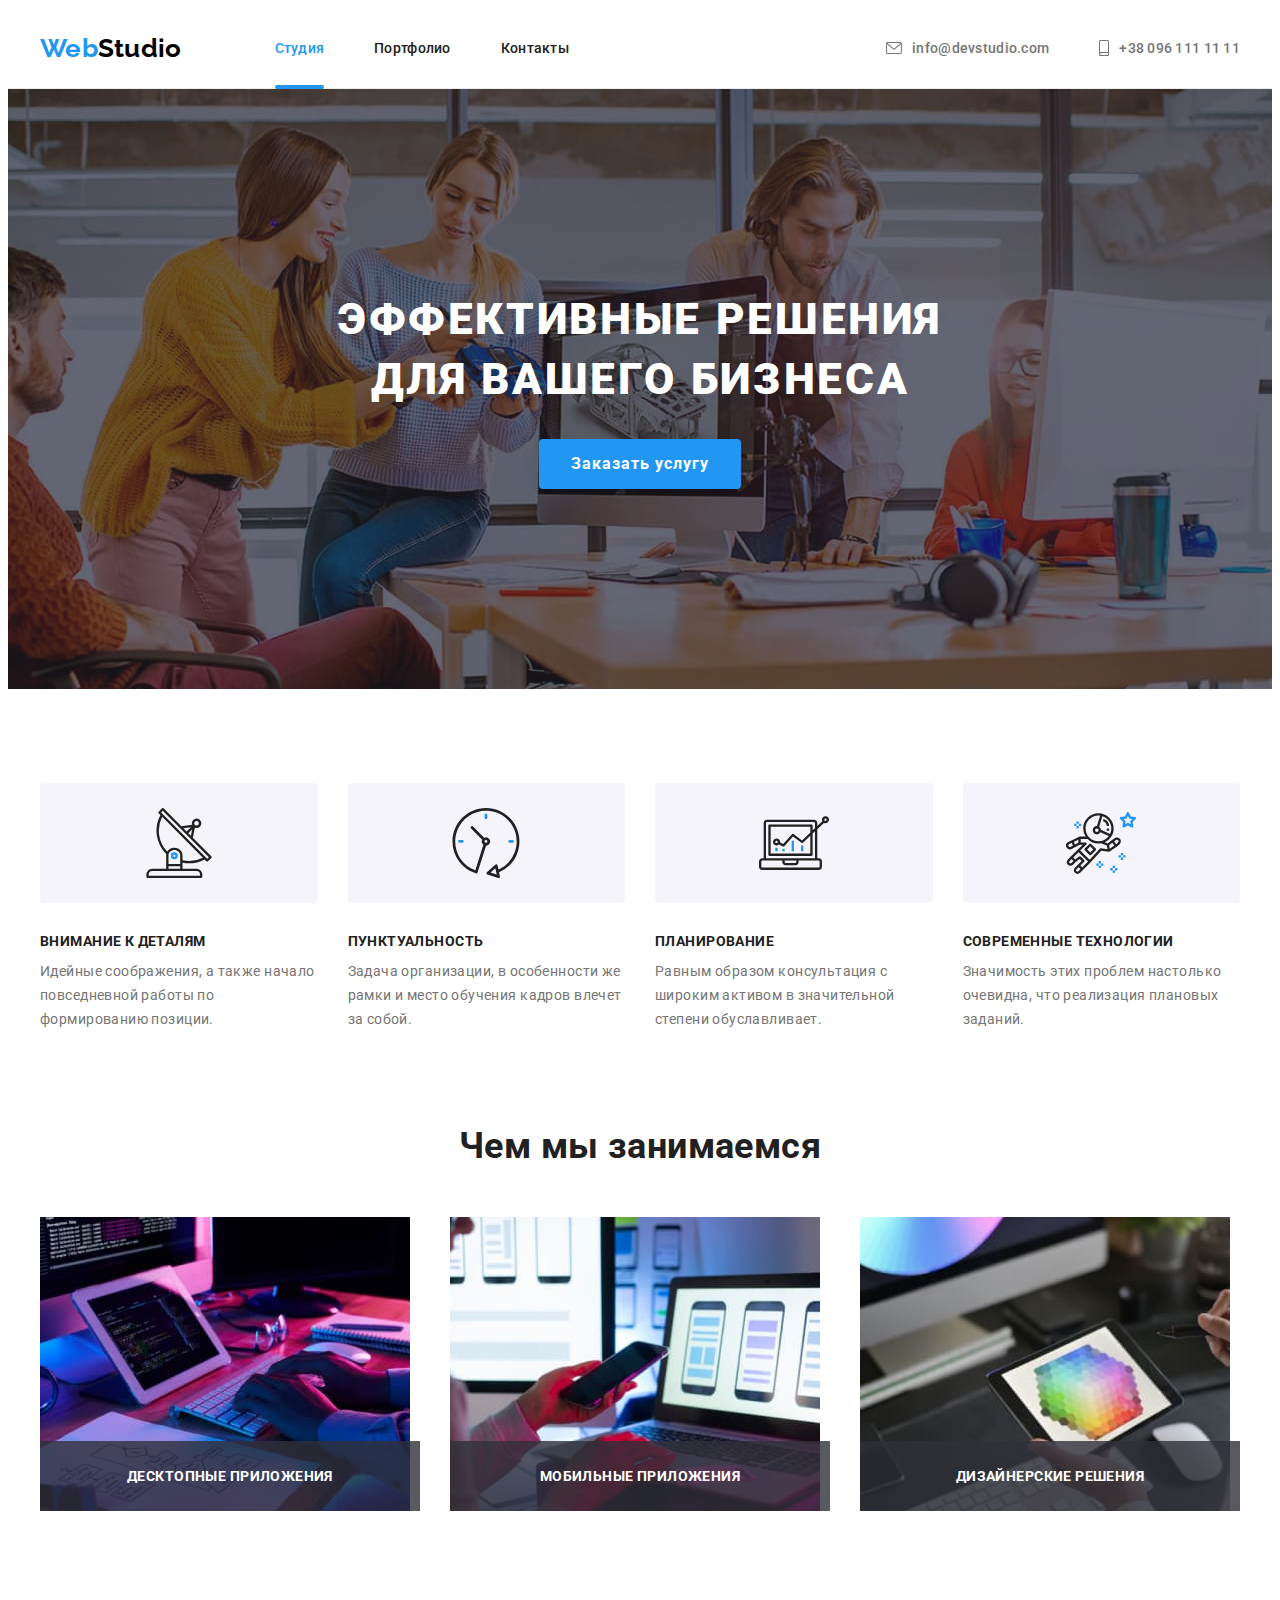
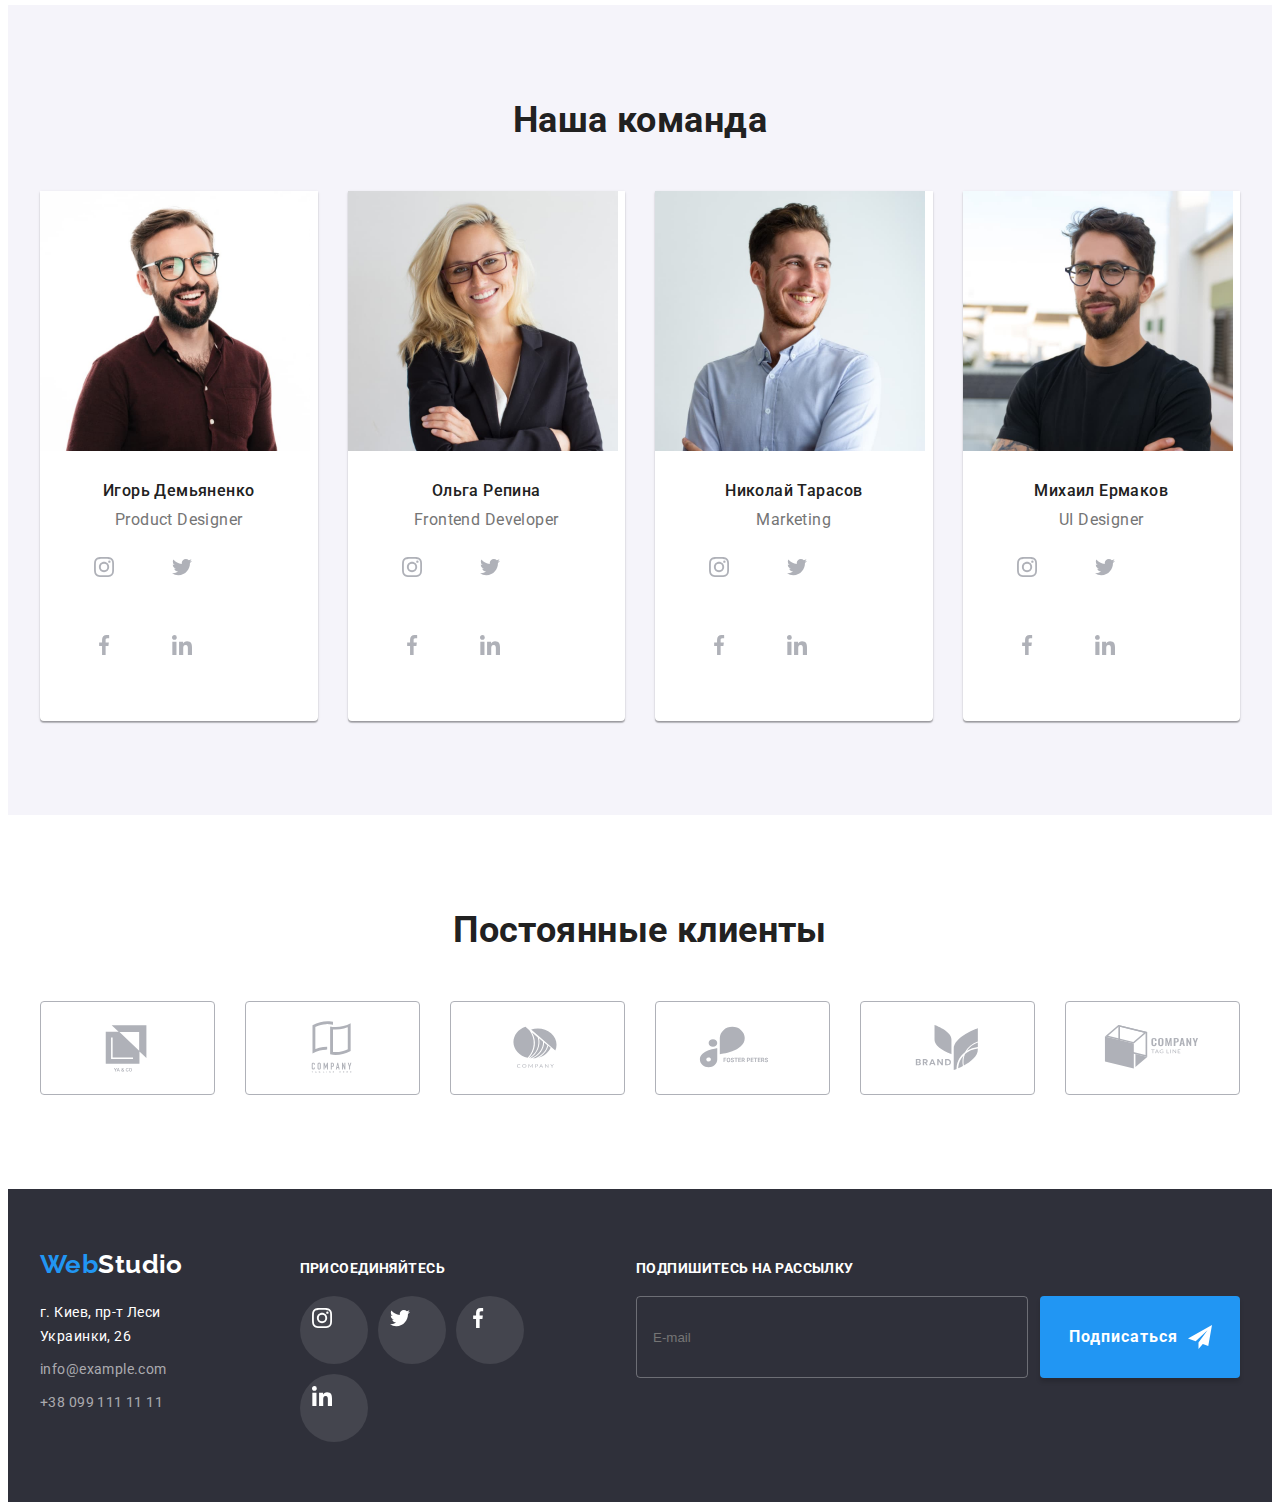
<file: index.html>
<!DOCTYPE html>
<html lang="ru">
  <head>
    <meta charset="UTF-8" />
    <meta http-equiv="X-UA-Compatible" content="IE=edge" />
    <meta name="viewport" content="width=device-width, initial-scale=1.0" />
    <title>Студия</title>
    <link rel="preconnect" href="https://fonts.googleapis.com" />
    <link rel="preconnect" href="https://fonts.gstatic.com" crossorigin />
    <link
      href="https://fonts.googleapis.com/css2?family=Raleway:wght@700&family=Roboto:wght@400;500;700;900&display=swap"
      rel="stylesheet"
    />
    <link
      rel="stylesheet"
      href="https://cdnjs.cloudflare.com/ajax/libs/modern-normalize/1.1.0/modern-normalize.min.css"
      integrity="sha512-wpPYUAdjBVSE4KJnH1VR1HeZfpl1ub8YT/NKx4PuQ5NmX2tKuGu6U/JRp5y+Y8XG2tV+wKQpNHVUX03MfMFn9Q=="
      crossorigin="anonymous"
      referrerpolicy="no-referrer"
    />
    <link rel="stylesheet" href="./css/styles.css" />
  </head>
  <body data-page>
    <header class="header">
      <div class="container header-container">
        <nav class="nav">
          <a class="link logo" href="">Web<span class="logo-dark">Studio</span></a>
          <ul class="list nav-list">
            <li>
              <a class="link nav-link menu menu-current" href="./index.html">Студия</a>
            </li>
            <li>
              <a class="link nav-link menu" href="./portfolio.html">Портфолио</a>
            </li>
            <li><a class="link nav-link menu" href="">Контакты</a></li>
          </ul>
        </nav>
        <ul class="list contact-list">
          <li>
            <a class="link contact-link contacts" href="mailto:info@devstudio.com"
              ><svg class="icon-contact" width="16" height="12">
                <use href="./images/icons.svg#icon-envelope"></use>
              </svg>
              info@devstudio.com</a
            >
          </li>
          <li>
            <a class="link contact-link contacts" href="tel:+380961111111"
              ><svg class="icon-contact" width="10" height="16">
                <use href="./images/icons.svg#icon-smartphone"></use>
              </svg>
              +38 096 111 11 11</a
            >
          </li>
        </ul>
      </div>
    </header>
    <main>
      <section class="section hero">
        <div class="container">
          <h1 class="hero-title">Эффективные решения для вашего бизнеса</h1>
          <button class="main-btn" type="button" data-modal-open>Заказать услугу</button>
        </div>
      </section>
      <section class="section feature">
        <div class="container">
          <h2 class="visually-hidden">Наши фичи</h2>
          <ul class="list feature-list card-set">
            <li class="card-item">
              <div class="icon-feature">
                <svg width="70" height="70">
                  <use href="./images/icons.svg#icon-antenna"></use>
                </svg>
              </div>
              <h3 class="feature-header">Внимание к деталям</h3>
              <p class="feature-text">
                Идейные соображения, а также начало повседневной работы по формированию позиции.
              </p>
            </li>
            <li class="card-item">
              <div class="icon-feature">
                <svg width="70" height="70">
                  <use href="./images/icons.svg#icon-clock"></use>
                </svg>
              </div>
              <h3 class="feature-header">Пунктуальность</h3>
              <p class="feature-text">
                Задача организации, в особенности же рамки и место обучения кадров влечет за собой.
              </p>
            </li>
            <li class="card-item">
              <div class="icon-feature">
                <svg width="70" height="70">
                  <use href="./images/icons.svg#icon-diagram"></use>
                </svg>
              </div>
              <h3 class="feature-header">Планирование</h3>
              <p class="feature-text">
                Равным образом консультация с широким активом в значительной степени обуславливает.
              </p>
            </li>
            <li class="card-item">
              <div class="icon-feature">
                <svg width="70" height="70">
                  <use href="./images/icons.svg#icon-astronaut"></use>
                </svg>
              </div>
              <h3 class="feature-header">Современные технологии</h3>
              <p class="feature-text">
                Значимость этих проблем настолько очевидна, что реализация плановых заданий.
              </p>
            </li>
          </ul>
        </div>
      </section>
      <section class="section about">
        <div class="container">
          <h2 class="section-title about-title">Чем мы занимаемся</h2>
          <ul class="list about-list card-set">
            <li class="card-item">
              <div class="about-card">
                <img src="./images/img-1.jpg" alt="Рабочее место" width="370" height="294" />
                <p class="about-text">Десктопные приложения</p>
              </div>
            </li>
            <li class="card-item">
              <div class="about-card">
                <img
                  src="./images/img-2.jpg"
                  alt="Домашнее рабочее место"
                  width="370"
                  height="294"
                />
                <p class="about-text">Мобильные приложения</p>
              </div>
            </li>
            <li class="card-item">
              <div class="about-card">
                <img
                  src="./images/img-3.jpg"
                  alt="Удаленное рабочее место"
                  width="370"
                  height="294"
                />
                <p class="about-text">Дизайнерские решения</p>
              </div>
            </li>
          </ul>
        </div>
      </section>
      <section class="section command">
        <div class="container">
          <h2 class="section-title command-title">Наша команда</h2>
          <ul class="list command-list card-set">
            <li class="command-item card-item">
              <img
                class="command-img"
                src="./images/img-4.jpg"
                alt="Фото Игоря"
                width="270"
                height="260"
              />
              <div class="command-content">
                <h3 class="command-header">Игорь Демьяненко</h3>
                <p class="command-text">Product Designer</p>
                <ul class="list social-list card-set">
                  <li class="social-item card-item">
                    <a class="link social-link" target="_blank" rel="noreferrer noopener" href="">
                      <svg class="social-icon" width="20" height="20">
                        <use href="./images/icons.svg#icon-instagram"></use>
                      </svg>
                    </a>
                  </li>
                  <li class="social-item card-item">
                    <a class="link social-link" target="_blank" rel="noreferrer noopener" href="">
                      <svg class="social-icon" width="20" height="20">
                        <use href="./images/icons.svg#icon-twitter"></use>
                      </svg>
                    </a>
                  </li>
                  <li class="social-item card-item">
                    <a class="link social-link" target="_blank" rel="noreferrer noopener" href="">
                      <svg class="social-icon" width="20" height="20">
                        <use href="./images/icons.svg#icon-facebook"></use>
                      </svg>
                    </a>
                  </li>
                  <li class="social-item card-item">
                    <a class="link social-link" target="_blank" rel="noreferrer noopener" href="">
                      <svg class="social-icon" width="20" height="20">
                        <use href="./images/icons.svg#icon-linkedin"></use>
                      </svg>
                    </a>
                  </li>
                </ul>
              </div>
            </li>
            <li class="command-item card-item">
              <img
                class="command-img"
                src="./images/img-5.jpg"
                alt="Фото Ольги"
                width="270"
                height="260"
              />
              <div class="command-content">
                <h3 class="command-header">Ольга Репина</h3>
                <p class="command-text">Frontend Developer</p>
                <ul class="list social-list card-set">
                  <li class="social-item card-item">
                    <a class="link social-link" target="_blank" rel="noreferrer noopener" href="">
                      <svg class="social-icon" width="20" height="20">
                        <use href="./images/icons.svg#icon-instagram"></use>
                      </svg>
                    </a>
                  </li>
                  <li class="social-item card-item">
                    <a class="link social-link" target="_blank" rel="noreferrer noopener" href="">
                      <svg class="social-icon" width="20" height="20">
                        <use href="./images/icons.svg#icon-twitter"></use>
                      </svg>
                    </a>
                  </li>
                  <li class="social-item card-item">
                    <a class="link social-link" target="_blank" rel="noreferrer noopener" href="">
                      <svg class="social-icon" width="20" height="20">
                        <use href="./images/icons.svg#icon-facebook"></use>
                      </svg>
                    </a>
                  </li>
                  <li class="social-item card-item">
                    <a class="link social-link" target="_blank" rel="noreferrer noopener" href="">
                      <svg class="social-icon" width="20" height="20">
                        <use href="./images/icons.svg#icon-linkedin"></use>
                      </svg>
                    </a>
                  </li>
                </ul>
              </div>
            </li>
            <li class="command-item card-item">
              <img
                class="command-img"
                src="./images/img-6.jpg"
                alt="Фото Николая"
                width="270"
                height="260"
              />
              <div class="command-content">
                <h3 class="command-header">Николай Тарасов</h3>
                <p class="command-text">Marketing</p>
                <ul class="list social-list card-set">
                  <li class="social-item card-item">
                    <a class="link social-link" target="_blank" rel="noreferrer noopener" href="">
                      <svg class="social-icon" width="20" height="20">
                        <use href="./images/icons.svg#icon-instagram"></use>
                      </svg>
                    </a>
                  </li>
                  <li class="social-item card-item">
                    <a class="link social-link" target="_blank" rel="noreferrer noopener" href="">
                      <svg class="social-icon" width="20" height="20">
                        <use href="./images/icons.svg#icon-twitter"></use>
                      </svg>
                    </a>
                  </li>
                  <li class="social-item card-item">
                    <a class="link social-link" target="_blank" rel="noreferrer noopener" href="">
                      <svg class="social-icon" width="20" height="20">
                        <use href="./images/icons.svg#icon-facebook"></use>
                      </svg>
                    </a>
                  </li>
                  <li class="social-item card-item">
                    <a class="link social-link" target="_blank" rel="noreferrer noopener" href="">
                      <svg class="social-icon" width="20" height="20">
                        <use href="./images/icons.svg#icon-linkedin"></use>
                      </svg>
                    </a>
                  </li>
                </ul>
              </div>
            </li>
            <li class="command-item card-item">
              <img
                class="command-img"
                src="./images/img-7.jpg"
                alt="Фото Михаила"
                width="270"
                height="260"
              />
              <div class="command-content">
                <h3 class="command-header">Михаил Ермаков</h3>
                <p class="command-text">UI Designer</p>
                <ul class="list social-list card-set">
                  <li class="social-item card-item">
                    <a class="link social-link" target="_blank" rel="noreferrer noopener" href="">
                      <svg class="social-icon" width="20" height="20">
                        <use href="./images/icons.svg#icon-instagram"></use>
                      </svg>
                    </a>
                  </li>
                  <li class="social-item card-item">
                    <a class="link social-link" target="_blank" rel="noreferrer noopener" href="">
                      <svg class="social-icon" width="20" height="20">
                        <use href="./images/icons.svg#icon-twitter"></use>
                      </svg>
                    </a>
                  </li>
                  <li class="social-item card-item">
                    <a class="link social-link" target="_blank" rel="noreferrer noopener" href="">
                      <svg class="social-icon" width="20" height="20">
                        <use href="./images/icons.svg#icon-facebook"></use>
                      </svg>
                    </a>
                  </li>
                  <li class="social-item card-item">
                    <a class="link social-link" target="_blank" rel="noreferrer noopener" href="">
                      <svg class="social-icon" width="20" height="20">
                        <use href="./images/icons.svg#icon-linkedin"></use>
                      </svg>
                    </a>
                  </li>
                </ul>
              </div>
            </li>
          </ul>
        </div>
      </section>
      <section class="section clients">
        <div class="container">
          <h2 class="section-title clients-title">Постоянные клиенты</h2>
          <ul class="list clients-list card-set">
            <li class="clients-item card-item">
              <a class="link clients-link" target="_blank" rel="noreferrer noopener" href="">
                <svg class="clients-icon" width="106" height="60">
                  <use href="./images/icons.svg#icon-logo-1"></use>
                </svg>
              </a>
            </li>
            <li class="clients-item card-item">
              <a class="link clients-link" target="_blank" rel="noreferrer noopener" href="">
                <svg class="clients-icon" width="106" height="60">
                  <use href="./images/icons.svg#icon-logo-2"></use>
                </svg>
              </a>
            </li>
            <li class="clients-item card-item">
              <a class="link clients-link" target="_blank" rel="noreferrer noopener" href="">
                <svg class="clients-icon" width="106" height="60">
                  <use href="./images/icons.svg#icon-logo-3"></use>
                </svg>
              </a>
            </li>
            <li class="clients-item card-item">
              <a class="link clients-link" target="_blank" rel="noreferrer noopener" href="">
                <svg class="clients-icon" width="106" height="60">
                  <use href="./images/icons.svg#icon-logo-4"></use>
                </svg>
              </a>
            </li>
            <li class="clients-item card-item">
              <a class="link clients-link" target="_blank" rel="noreferrer noopener" href="">
                <svg class="clients-icon" width="106" height="60">
                  <use href="./images/icons.svg#icon-logo-5"></use>
                </svg>
              </a>
            </li>
            <li class="clients-item card-item">
              <a class="link clients-link" target="_blank" rel="noreferrer noopener" href="">
                <svg class="clients-icon" width="106" height="60">
                  <use href="./images/icons.svg#icon-logo-6"></use>
                </svg>
              </a>
            </li>
          </ul>
        </div>
      </section>
    </main>
    <footer class="footer">
      <div class="container footer-container">
        <div class="footer-address">
          <a class="link logo" href="">Web<span class="logo-light">Studio</span></a>
          <address class="address">
            <ul class="list">
              <li class="address-item">
                <a
                  class="link"
                  target="_blank"
                  rel="noreferrer noopener"
                  href="https://goo.gl/maps/E3EWjs6yxvtWVMRo9"
                  >г. Киев, пр-т Леси Украинки, 26</a
                >
              </li>
              <li class="address-item">
                <a class="link footer-contacts" href="mailto:info@example.com">info@example.com</a>
              </li>
              <li class="address-item">
                <a class="link footer-contacts" href="tel:+380991111111">+38 099 111 11 11</a>
              </li>
            </ul>
          </address>
        </div>
        <div class="footer-subscribe">
          <p class="footer-subscribe-title">Присоединяйтесь</p>
          <ul class="list social-list card-set">
            <li class="social-item card-item">
              <a class="link social-link" target="_blank" rel="noreferrer noopener" href="">
                <svg class="social-icon" width="20" height="20">
                  <use href="./images/icons.svg#icon-instagram"></use>
                </svg>
              </a>
            </li>
            <li class="social-item card-item">
              <a class="link social-link" target="_blank" rel="noreferrer noopener" href="">
                <svg class="social-icon" width="20" height="20">
                  <use href="./images/icons.svg#icon-twitter"></use>
                </svg>
              </a>
            </li>
            <li class="social-item card-item">
              <a class="link social-link" target="_blank" rel="noreferrer noopener" href="">
                <svg class="social-icon" width="20" height="20">
                  <use href="./images/icons.svg#icon-facebook"></use>
                </svg>
              </a>
            </li>
            <li class="social-item card-item">
              <a class="link social-link" target="_blank" rel="noreferrer noopener" href="">
                <svg class="social-icon" width="20" height="20">
                  <use href="./images/icons.svg#icon-linkedin"></use>
                </svg>
              </a>
            </li>
          </ul>
        </div>
        <div class="footer-subscribe-form">
          <p class="footer-subscribe-title">Подпишитесь на рассылку</p>
          <form class="footer-form">
            <input class="footer-email" type="email" name="email" placeholder="E-mail" />
            <button class="main-btn footer-btn" type="submit">
              <span class="footer-btn-text">Подписаться</span>
              <svg class="footer-btn-icon" width="24" height="24">
                <use href="./images/icons.svg#icon-send"></use>
              </svg>
            </button>
          </form>
        </div>
      </div>
    </footer>
    <!-- modal window -->
    <div class="backdrop is-hidden" data-modal>
      <div class="modal">
        <button class="modal-btn" type="button" data-modal-close>
          <svg class="modal-btn-icon" width="18" height="18">
            <use href="./images/icons.svg#icon-close"></use>
          </svg>
        </button>
        <form class="register-form">
          <strong class="register-form-title">Оставьте свои данные, мы вам перезвоним</strong>
          <div class="register-form-group" role="group">
            <label class="register-form-wrap">
              <span class="register-form-label">Имя</span>
              <span class="register-form-wrapinput">
                <input class="register-form-input" type="text" name="name" />
                <svg class="register-form-icon" width="18" height="18">
                  <use href="./images/icons.svg#icon-person"></use>
                </svg>
              </span>
            </label>
            <label class="register-form-wrap">
              <span class="register-form-label">Телефон</span>
              <span class="register-form-wrapinput">
                <input class="register-form-input" type="tel" name="phone" />
                <svg class="register-form-icon" width="18" height="18">
                  <use href="./images/icons.svg#icon-phone"></use>
                </svg>
              </span>
            </label>
            <label class="register-form-wrap">
              <span class="register-form-label">Почта</span>
              <span class="register-form-wrapinput">
                <input class="register-form-input" type="email" name="email" />
                <svg class="register-form-icon" width="18" height="18">
                  <use href="./images/icons.svg#icon-email"></use>
                </svg>
              </span>
            </label>
            <label class="register-form-wrap">
              <span class="register-form-label">Комментарий</span>
              <textarea
                class="register-form-message"
                name="comment"
                placeholder="Введите текст"
              ></textarea>
            </label>
          </div>
          <label class="register-form-agree">
            <input class="register-checkbox visually-hidden" type="checkbox" name="agree" />
            <svg class="register-icon" width="16" height="15">
              <use class="register-icon-uncheck" href="./images/icons.svg#icon-unchecked"></use>
              <use class="register-icon-check" href="./images/icons.svg#icon-checked"></use>
            </svg>
            <span class="register-form-agree-text"
              >Соглашаюсь с рассылкой и принимаю
              <a class="register-form-agree-link" target="_blank" rel="noreferrer noopener" href=""
                >Условия договора</a
              ></span
            >
          </label>
          <button class="main-btn" type="submit">Отправить</button>
        </form>
      </div>
    </div>
    <!-- script -->
    <script src="./js/modal.js"></script>
  </body>
</html>
</file>
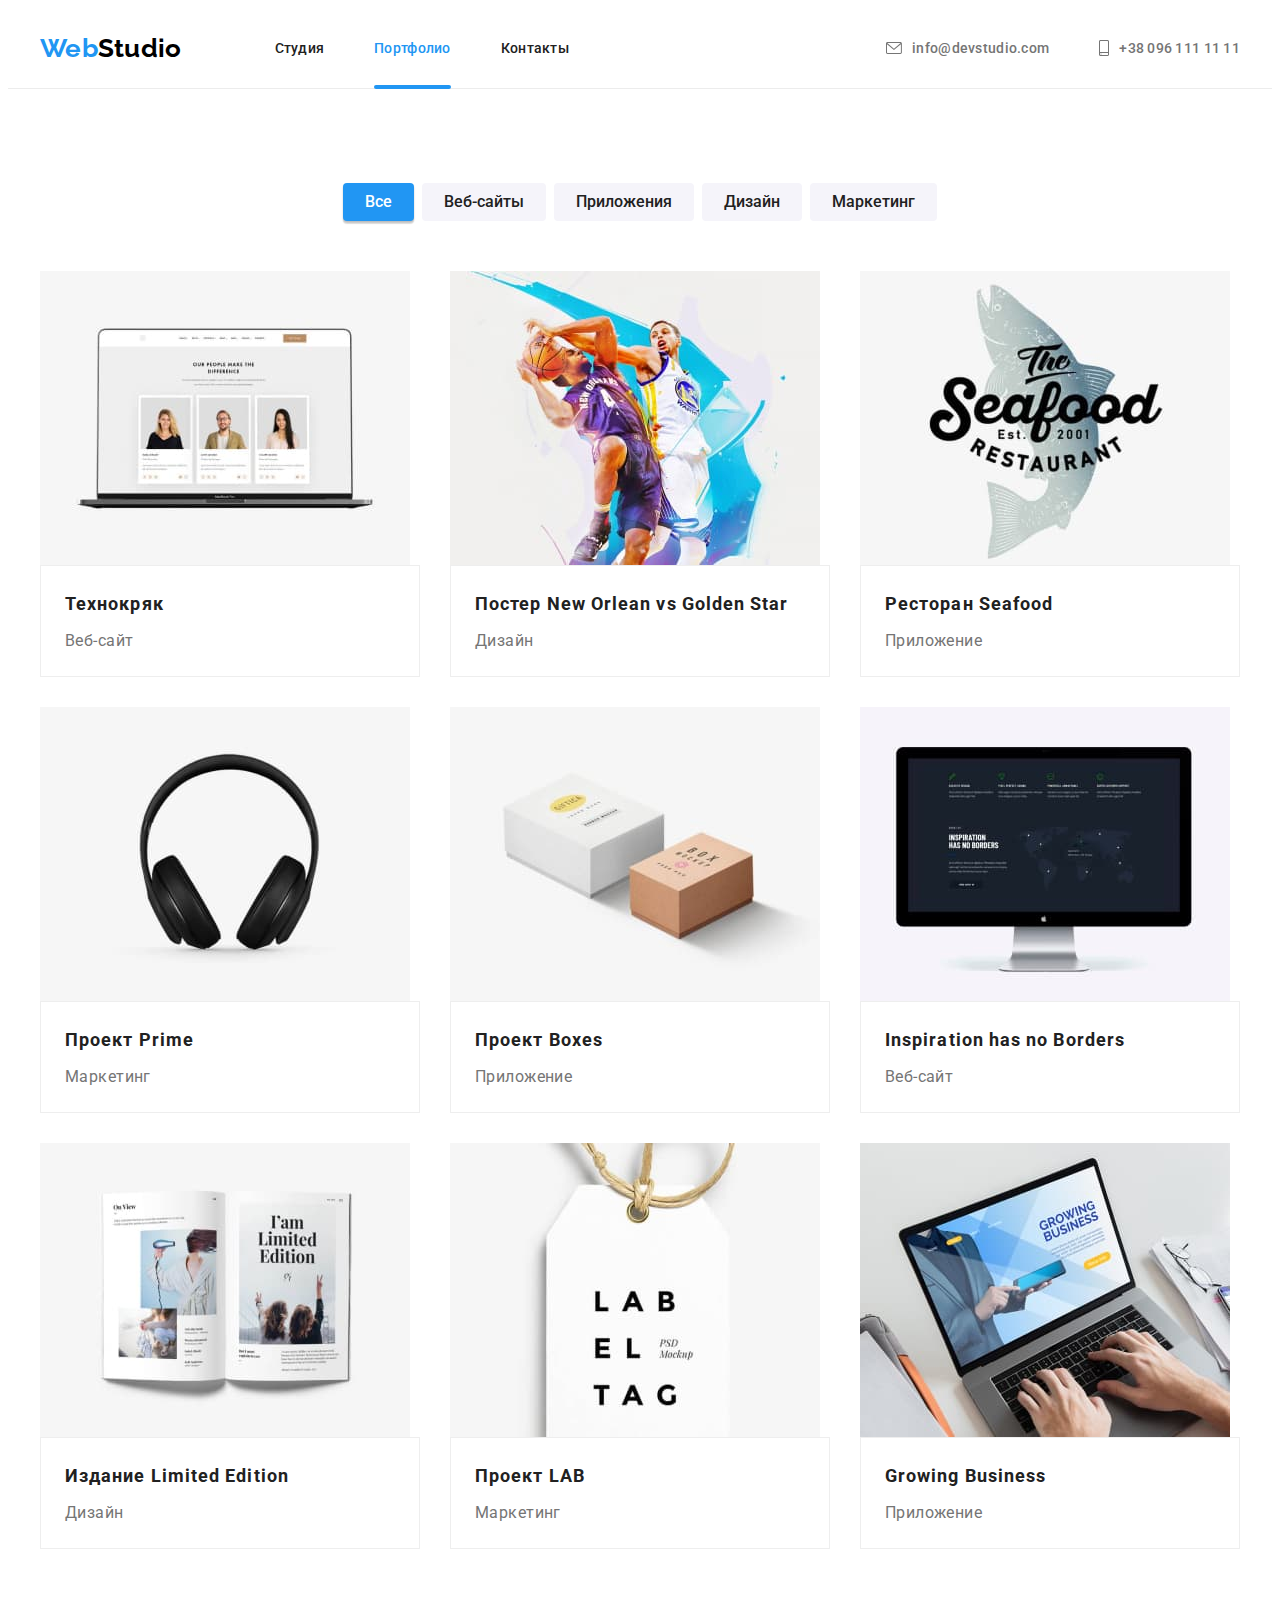
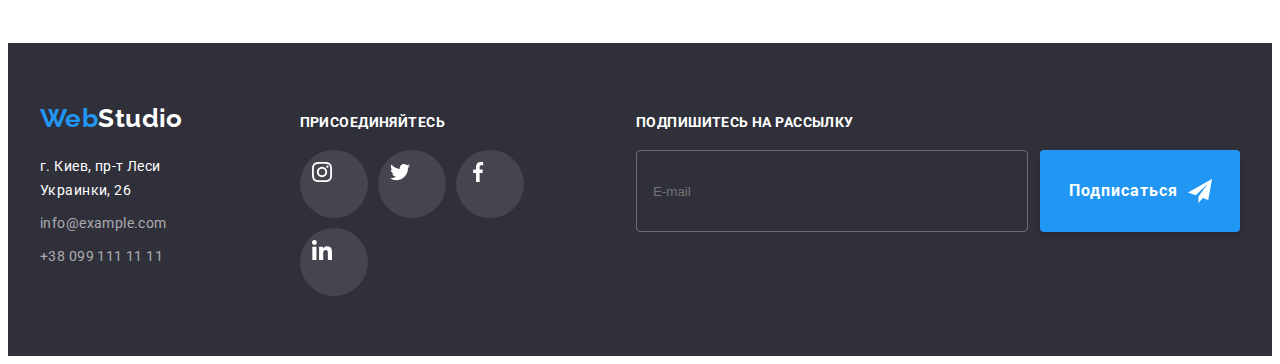
<file: portfolio.html>
<!DOCTYPE html>
<html lang="ru">
  <head>
    <meta charset="UTF-8" />
    <meta http-equiv="X-UA-Compatible" content="IE=edge" />
    <meta name="viewport" content="width=device-width, initial-scale=1.0" />
    <title>Портфолио</title>
    <link rel="preconnect" href="https://fonts.googleapis.com" />
    <link rel="preconnect" href="https://fonts.gstatic.com" crossorigin />
    <link
      href="https://fonts.googleapis.com/css2?family=Raleway:wght@700&family=Roboto:wght@400;500;700;900&display=swap"
      rel="stylesheet"
    />
    <link
      rel="stylesheet"
      href="https://cdnjs.cloudflare.com/ajax/libs/modern-normalize/1.1.0/modern-normalize.min.css"
      integrity="sha512-wpPYUAdjBVSE4KJnH1VR1HeZfpl1ub8YT/NKx4PuQ5NmX2tKuGu6U/JRp5y+Y8XG2tV+wKQpNHVUX03MfMFn9Q=="
      crossorigin="anonymous"
      referrerpolicy="no-referrer"
    />
    <link rel="stylesheet" href="./css/styles.css" />
  </head>
  <body>
    <header class="header">
      <div class="container header-container">
        <nav class="nav">
          <a class="link logo" href="">Web<span class="logo-dark">Studio</span></a>
          <ul class="list nav-list">
            <li>
              <a class="link nav-link menu" href="./index.html">Студия</a>
            </li>
            <li>
              <a class="link nav-link menu menu-current" href="./portfolio.html">Портфолио</a>
            </li>
            <li><a class="link nav-link menu" href="">Контакты</a></li>
          </ul>
        </nav>
        <ul class="list contact-list">
          <li>
            <a class="link contact-link contacts" href="mailto:info@devstudio.com"
              ><svg class="icon-contact" width="16" height="12">
                <use href="./images/icons.svg#icon-envelope"></use>
              </svg>
              info@devstudio.com</a
            >
          </li>
          <li>
            <a class="link contact-link contacts" href="tel:+380961111111"
              ><svg class="icon-contact" width="10" height="16">
                <use href="./images/icons.svg#icon-smartphone"></use>
              </svg>
              +38 096 111 11 11</a
            >
          </li>
        </ul>
      </div>
    </header>
    <main>
      <section class="section portfolio">
        <div class="container">
          <h1 class="visually-hidden">Портфолио</h1>
          <ul class="list filter-list">
            <li>
              <button class="filter-btn filter-btn-current" type="button">Все</button>
            </li>
            <li><button class="filter-btn" type="button">Веб-сайты</button></li>
            <li>
              <button class="filter-btn" type="button">Приложения</button>
            </li>
            <li><button class="filter-btn" type="button">Дизайн</button></li>
            <li><button class="filter-btn" type="button">Маркетинг</button></li>
          </ul>
          <ul class="list portfolio-list card-set">
            <li class="portfolio-item card-item">
              <a class="link portfolio-link" target="_blank" rel="noreferrer noopener" href="">
                <div class="portfolio-card">
                  <img
                    class="portfolio-img"
                    src="./images/portfolio/img-1.jpg"
                    alt="Технокряк"
                    width="370"
                    height="294"
                  />
                  <p class="portfolio-text">
                    Ресурс предлагает комплексные предложения с разным уровнем функционала и
                    сервисов. Все это позволит посетителю получить исчерпывающие сведения о компании
                    или частном лице.
                  </p>
                </div>
                <div class="portfolio-content">
                  <h2 class="portfolio-header">Технокряк</h2>
                  <p class="portfolio-type">Веб-сайт</p>
                </div>
              </a>
            </li>
            <li class="portfolio-item card-item">
              <a class="link portfolio-link" target="_blank" rel="noreferrer noopener" href="">
                <div class="portfolio-card">
                  <img
                    class="portfolio-img"
                    src="./images/portfolio/img-2.jpg"
                    alt="Постер New Orlean vs Golden Star"
                    width="370"
                    height="294"
                  />
                  <p class="portfolio-text">
                    Ресурс предлагает комплексные предложения с разным уровнем функционала и
                    сервисов. Все это позволит посетителю получить исчерпывающие сведения о компании
                    или частном лице.
                  </p>
                </div>
                <div class="portfolio-content">
                  <h2 class="portfolio-header">Постер New Orlean vs Golden Star</h2>
                  <p class="portfolio-type">Дизайн</p>
                </div>
              </a>
            </li>
            <li class="portfolio-item card-item">
              <a class="link portfolio-link" target="_blank" rel="noreferrer noopener" href="">
                <div class="portfolio-card">
                  <img
                    class="portfolio-img"
                    src="./images/portfolio/img-3.jpg"
                    alt="Ресторан Seafood"
                    width="370"
                    height="294"
                  />
                  <p class="portfolio-text">
                    Ресурс предлагает комплексные предложения с разным уровнем функционала и
                    сервисов. Все это позволит посетителю получить исчерпывающие сведения о компании
                    или частном лице.
                  </p>
                </div>
                <div class="portfolio-content">
                  <h2 class="portfolio-header">Ресторан Seafood</h2>
                  <p class="portfolio-type">Приложение</p>
                </div>
              </a>
            </li>
            <li class="portfolio-item card-item">
              <a class="link portfolio-link" target="_blank" rel="noreferrer noopener" href="">
                <div class="portfolio-card">
                  <img
                    class="portfolio-img"
                    src="./images/portfolio/img-4.jpg"
                    alt="Проект Prime"
                    width="370"
                    height="294"
                  />
                  <p class="portfolio-text">
                    Ресурс предлагает комплексные предложения с разным уровнем функционала и
                    сервисов. Все это позволит посетителю получить исчерпывающие сведения о компании
                    или частном лице.
                  </p>
                </div>
                <div class="portfolio-content">
                  <h2 class="portfolio-header">Проект Prime</h2>
                  <p class="portfolio-type">Маркетинг</p>
                </div>
              </a>
            </li>
            <li class="portfolio-item card-item">
              <a class="link portfolio-link" target="_blank" rel="noreferrer noopener" href="">
                <div class="portfolio-card">
                  <img
                    class="portfolio-img"
                    src="./images/portfolio/img-5.jpg"
                    alt="Проект Boxes"
                    width="370"
                    height="294"
                  />
                  <p class="portfolio-text">
                    Ресурс предлагает комплексные предложения с разным уровнем функционала и
                    сервисов. Все это позволит посетителю получить исчерпывающие сведения о компании
                    или частном лице.
                  </p>
                </div>
                <div class="portfolio-content">
                  <h2 class="portfolio-header">Проект Boxes</h2>
                  <p class="portfolio-type">Приложение</p>
                </div>
              </a>
            </li>
            <li class="portfolio-item card-item">
              <a class="link portfolio-link" target="_blank" rel="noreferrer noopener" href="">
                <div class="portfolio-card">
                  <img
                    class="portfolio-img"
                    src="./images/portfolio/img-6.jpg"
                    alt="Inspiration has no Borders"
                    width="370"
                    height="294"
                  />
                  <p class="portfolio-text">
                    Ресурс предлагает комплексные предложения с разным уровнем функционала и
                    сервисов. Все это позволит посетителю получить исчерпывающие сведения о компании
                    или частном лице.
                  </p>
                </div>
                <div class="portfolio-content">
                  <h2 class="portfolio-header">Inspiration has no Borders</h2>
                  <p class="portfolio-type">Веб-сайт</p>
                </div>
              </a>
            </li>
            <li class="portfolio-item card-item">
              <a class="link portfolio-link" target="_blank" rel="noreferrer noopener" href="">
                <div class="portfolio-card">
                  <img
                    class="portfolio-img"
                    src="./images/portfolio/img-7.jpg"
                    alt="Издание Limited Edition"
                    width="370"
                    height="294"
                  />
                  <p class="portfolio-text">
                    Ресурс предлагает комплексные предложения с разным уровнем функционала и
                    сервисов. Все это позволит посетителю получить исчерпывающие сведения о компании
                    или частном лице.
                  </p>
                </div>
                <div class="portfolio-content">
                  <h2 class="portfolio-header">Издание Limited Edition</h2>
                  <p class="portfolio-type">Дизайн</p>
                </div>
              </a>
            </li>
            <li class="portfolio-item card-item">
              <a class="link portfolio-link" target="_blank" rel="noreferrer noopener" href="">
                <div class="portfolio-card">
                  <img
                    class="portfolio-img"
                    src="./images/portfolio/img-8.jpg"
                    alt="Проект LAB"
                    width="370"
                    height="294"
                  />
                  <p class="portfolio-text">
                    Ресурс предлагает комплексные предложения с разным уровнем функционала и
                    сервисов. Все это позволит посетителю получить исчерпывающие сведения о компании
                    или частном лице.
                  </p>
                </div>
                <div class="portfolio-content">
                  <h2 class="portfolio-header">Проект LAB</h2>
                  <p class="portfolio-type">Маркетинг</p>
                </div>
              </a>
            </li>
            <li class="portfolio-item card-item">
              <a class="link portfolio-link" target="_blank" rel="noreferrer noopener" href="">
                <div class="portfolio-card">
                  <img
                    class="portfolio-img"
                    src="./images/portfolio/img-9.jpg"
                    alt="Growing Business"
                    width="370"
                    height="294"
                  />
                  <p class="portfolio-text">
                    Ресурс предлагает комплексные предложения с разным уровнем функционала и
                    сервисов. Все это позволит посетителю получить исчерпывающие сведения о компании
                    или частном лице.
                  </p>
                </div>
                <div class="portfolio-content">
                  <h2 class="portfolio-header">Growing Business</h2>
                  <p class="portfolio-type">Приложение</p>
                </div>
              </a>
            </li>
          </ul>
        </div>
      </section>
    </main>
    <footer class="footer">
      <div class="container footer-container">
        <div class="footer-address">
          <a class="link logo" href="">Web<span class="logo-light">Studio</span></a>
          <address class="address">
            <ul class="list">
              <li class="address-item">
                <a
                  class="link"
                  target="_blank"
                  rel="noreferrer noopener"
                  href="https://goo.gl/maps/E3EWjs6yxvtWVMRo9"
                  >г. Киев, пр-т Леси Украинки, 26</a
                >
              </li>
              <li class="address-item">
                <a class="link footer-contacts" href="mailto:info@example.com">info@example.com</a>
              </li>
              <li class="address-item">
                <a class="link footer-contacts" href="tel:+380991111111">+38 099 111 11 11</a>
              </li>
            </ul>
          </address>
        </div>
        <div class="footer-subscribe">
          <p class="footer-subscribe-title">Присоединяйтесь</p>
          <ul class="list social-list card-set">
            <li class="social-item card-item">
              <a class="link social-link" target="_blank" rel="noreferrer noopener" href="">
                <svg class="social-icon" width="20" height="20">
                  <use href="./images/icons.svg#icon-instagram"></use>
                </svg>
              </a>
            </li>
            <li class="social-item card-item">
              <a class="link social-link" target="_blank" rel="noreferrer noopener" href="">
                <svg class="social-icon" width="20" height="20">
                  <use href="./images/icons.svg#icon-twitter"></use>
                </svg>
              </a>
            </li>
            <li class="social-item card-item">
              <a class="link social-link" target="_blank" rel="noreferrer noopener" href="">
                <svg class="social-icon" width="20" height="20">
                  <use href="./images/icons.svg#icon-facebook"></use>
                </svg>
              </a>
            </li>
            <li class="social-item card-item">
              <a class="link social-link" target="_blank" rel="noreferrer noopener" href="">
                <svg class="social-icon" width="20" height="20">
                  <use href="./images/icons.svg#icon-linkedin"></use>
                </svg>
              </a>
            </li>
          </ul>
        </div>
        <div class="footer-subscribe-form">
          <p class="footer-subscribe-title">Подпишитесь на рассылку</p>
          <form class="footer-form">
            <input class="footer-email" type="email" name="email" placeholder="E-mail" />
            <button class="main-btn footer-btn" type="submit">
              <span class="footer-btn-text">Подписаться</span>
              <svg class="footer-btn-icon" width="24" height="24">
                <use href="./images/icons.svg#icon-send"></use>
              </svg>
            </button>
          </form>
        </div>
      </div>
    </footer>
  </body>
</html>
</file>
<file: css/styles.css>
:root {
  /* fonts */
  --main-font: 'Roboto', sans-serif;
  --secondary-font: 'Raleway', sans-serif;

  /* text colors */
  --main-txt-cl: #757575;
  --accent-txt-cl: #2196f3;
  --dark-txt-cl: #212121;
  --light-txt-cl: #ffffff;
  --light-link-cl: rgba(255, 255, 255, 0.6);
  --icon-cl: #afb1b8;

  /* bg colors */
  /* --main-bg-cl: #E5E5E5; */
  --dark-bg-cl: #2f303a;
  --light-bg-cl: #ffffff;
  --command-bg-cl: #f5f4fa;

  --header-brd-cl: #ececec;

  --card-gap: 30px;
  --card-item: 3;

  --timeing: 250ms cubic-bezier(0.4, 0, 0.2, 1);
}

body {
  font-family: var(--main-font);
  font-size: 14px;
  line-height: calc(24 / 14);
  letter-spacing: 0.03em;
  color: var(--main-txt-cl);
}
.no-scroll {
  overflow: hidden;
}

/* reset styles */
h1,
h2,
h3,
h4,
h5,
h6,
p {
  margin: 0;
}
ul,
ol {
  margin: 0;
  padding: 0;
}
img {
  display: block;
  max-width: 100%;
  height: auto;
}
.link {
  text-decoration: none;
  color: currentColor;
}
.list {
  list-style: none;
}
.address {
  font-style: inherit;
  color: var(--light-txt-cl);
}

/* hidden */
.visually-hidden {
  position: absolute;
  white-space: nowrap;
  width: 1px;
  height: 1px;
  overflow: hidden;
  border: 0;
  padding: 0;
  clip: rect(0 0 0 0);
  clip-path: inset(50%);
  margin: -1px;
}

/* container */
.container {
  width: 1200px;
  padding-left: 15px;
  padding-right: 15px;
  margin-left: auto;
  margin-right: auto;
}
.section {
  padding-top: 94px;
  padding-bottom: 94px;
}

/* header */
.header-container {
  display: flex;
  align-items: center;
}
.header .logo {
  margin-right: 93px;
}
.nav {
  display: flex;
  align-items: center;
}
.nav-list {
  display: flex;
  align-items: center;
  gap: 50px;
}
.contact-list {
  display: flex;
  align-items: center;
  gap: 50px;
  margin-left: auto;
}
.nav-link,
.contact-link {
  display: flex;
  align-items: center;
  padding-top: 32px;
  padding-bottom: 32px;
  transition: color var(--timeing);
}
.icon-contact {
  margin-right: 10px;
  fill: currentColor;
}

/* logo */
.logo {
  font-family: var(--secondary-font);
  font-weight: 700;
  font-size: 26px;
  line-height: calc(31 / 26);
  color: var(--accent-txt-cl);
}
.logo-dark {
  color: #000000;
}
.logo-light {
  color: #ffffffff;
}

/* header */
.header {
  font-weight: 500;
  line-height: calc(16 / 14);
  letter-spacing: 0.02em;
  border-bottom: 1px solid var(--header-brd-cl);
}
.menu {
  color: var(--dark-txt-cl);
}
.menu-current,
.nav-link:hover,
.nav-link:focus,
.contact-link:hover,
.contact-link:focus {
  color: var(--accent-txt-cl);
}
.menu-current {
  position: relative;
}
.menu-current::after {
  content: '';
  position: absolute;
  left: 0;
  bottom: -1px;
  width: 100%;
  height: 4px;
  border-radius: 2px;
  background-color: var(--accent-txt-cl);
}

/* section hero */
.hero {
  max-width: 1600px;
  margin-left: auto;
  margin-right: auto;
  background-color: var(--dark-bg-cl);
  background-image: linear-gradient(rgba(47, 48, 58, 0.4), rgba(47, 48, 58, 0.4)),
    url(../images/hero.jpg);
  background-repeat: no-repeat;
  background-position: center;
  padding-top: 200px;
  padding-bottom: 200px;
  text-align: center;
}
.hero-title {
  font-weight: 900;
  font-size: 44px;
  line-height: calc(60 / 44);
  letter-spacing: 0.06em;
  text-transform: uppercase;
  color: var(--light-txt-cl);
  margin-bottom: 30px;
  max-width: 696px;
  margin-left: auto;
  margin-right: auto;
}
.main-btn {
  display: flex;
  justify-content: center;
  align-items: center;
  margin: 0 auto;
  cursor: pointer;
  font-family: inherit;
  font-weight: 700;
  font-size: 16px;
  line-height: calc(30 / 16);
  letter-spacing: 0.06em;
  color: var(--light-txt-cl);
  background-color: var(--accent-txt-cl);
  box-shadow: 0px 4px 4px rgba(0, 0, 0, 0.15);
  text-align: center;
  padding: 10px 32px;
  min-width: 200px;
  border: none;
  border-radius: 4px;
  transition: background-color var(--timeing);
}
.main-btn:hover,
.main-btn:focus {
  background-color: #188ce8;
}

/* headers */
.section-title {
  font-weight: 700;
  font-size: 36px;
  line-height: calc(42 / 36);
  text-align: center;
  color: var(--dark-txt-cl);
}
/* feature */
.feature-list {
  --card-item: 4;
}
.feature-header {
  font-weight: 700;
  font-size: 14px;
  line-height: calc(16 / 14);
  text-transform: uppercase;
  color: var(--dark-txt-cl);
  margin-bottom: 10px;
}
.icon-feature {
  /* width: 270px; */
  display: flex;
  align-items: center;
  justify-content: center;
  height: 120px;
  margin-bottom: 30px;
  /* padding: 25px 100px; */
  border-radius: 4px;
  background-color: #f5f4fa;
}

/* about */
.about {
  padding-top: 0;
}
.about-title {
  margin-bottom: 50px;
}
/* .about-list {
  display: flex;
  gap: 30px;
} */
.about-card {
  position: relative;
}
.about-text {
  display: block;
  position: absolute;
  left: 0;
  bottom: 0;
  width: 100%;
  /* height: 70px; */
  background-color: rgba(47, 48, 58, 0.8);
  padding-top: 27px;
  padding-bottom: 27px;
  text-align: center;
  font-weight: 700;
  line-height: calc(16 / 14);
  text-transform: uppercase;
  color: var(--light-txt-cl);
}

/* command */
.command {
  background-color: var(--command-bg-cl);
}
.command-title {
  margin-bottom: 50px;
}
.command-list {
  /* display: flex;
  gap: 30px;
  --card-gap: 30px; */
  --card-item: 4;
}
.command-item {
  background: var(--light-bg-cl);
  box-shadow: 0px 1px 3px rgba(0, 0, 0, 0.12), 0px 1px 1px rgba(0, 0, 0, 0.14),
    0px 2px 1px rgba(0, 0, 0, 0.2);
  border-radius: 0px 0px 4px 4px;
}
.command-content {
  padding: 30px;
  text-align: center;
}
.command-header,
.command-text {
  font-size: 16px;
  line-height: calc(19 / 16);
}
.command-header {
  font-weight: 500;
  color: var(--dark-txt-cl);
  margin-bottom: 10px;
}
.command-text {
  margin-bottom: 16px;
}
.social-list {
  --card-item: 4;
  --card-gap: 10px;
  /* margin-left: 32px;
  margin-right: 32px;
  margin-top: 16px; */
}
.social-link {
  display: inline-block;
  width: 44px;
  height: 44px;
  padding: 12px;
  border-radius: 50%;
  color: var(--icon-cl);
  transition: color var(--timeing), background-color var(--timeing);
}
.social-link:hover,
.social-link:focus {
  color: var(--light-txt-cl);
  background-color: var(--accent-txt-cl);
}
.social-icon {
  fill: currentColor;
}

/* clients */
.clients-title {
  margin-bottom: 50px;
}
.clients-list {
  --card-item: 6;
}
.clients-link {
  display: flex;
  align-items: center;
  justify-content: center;
  /* width: 170px; */
  height: 92px;
  /* padding: 16px 32px; */
  border: 1px solid currentColor;
  border-radius: 4px;
  color: var(--icon-cl);
  transition: color var(--timeing);
}
.clients-link:hover,
.clients-link:focus {
  color: var(--accent-txt-cl);
}
.clients-icon {
  fill: currentColor;
}

/* footer */
.footer {
  background-color: var(--dark-bg-cl);
  padding-top: 60px;
  padding-bottom: 60px;
}
.footer-container {
  display: flex;
  gap: 70px;
  align-items: baseline;
}
.footer .logo {
  display: inline-block;
  margin-bottom: 20px;
}
.footer-contacts {
  color: var(--light-link-cl);
}
.address-item:not(:last-child) {
  margin-bottom: 9px;
}
/* .footer-subscribe-group {
  display: flex;
  gap: 93px;
} */
.footer-subscribe-form {
  margin-left: auto;
}
.footer-subscribe-title {
  font-weight: 700;
  /* font-size: 14px; */
  line-height: calc(16 / 14);
  /* letter-spacing: 0.03em; */
  text-transform: uppercase;
  color: var(--light-txt-cl);
  /* margin-top: 12px; */
  margin-bottom: 20px;
}
.footer-subscribe-list {
  /* width: 206px; */
  --card-item: 4;
  --card-gap: 10px;
}
.footer .social-link {
  /* display: inline-block;
  width: 44px;
  height: 44px;
  padding: 12px;
  border-radius: 50%; */
  color: var(--light-txt-cl);
  background-color: rgba(255, 255, 255, 0.1);
  transition: background-color var(--timeing);
}
.footer .social-link:hover,
.footer .social-link:focus {
  /* color: var(--light-txt-cl); */
  background-color: var(--accent-txt-cl);
}
.footer-form {
  display: flex;
  gap: 12px;
}
.footer-email {
  min-width: 358px;
  height: 50px;
  border: 1px solid rgba(255, 255, 255, 0.3);
  border-radius: 4px;
  outline: transparent;
  background-color: transparent;
  padding: 15px 16px;
  color: var(--light-link-cl);
}
.footer-btn {
  gap: 10px;
  padding: 10px 28px 10px 29px;
}
.footer-btn-icon {
  fill: currentColor;
}

/* portfolio */
.filter-list {
  display: flex;
  justify-content: center;
  gap: 8px;
  margin-bottom: 50px;
}
.filter-btn {
  cursor: pointer;
  font-family: inherit;
  font-weight: 500;
  font-size: 16px;
  line-height: calc(26 / 16);
  color: var(--dark-txt-cl);
  background-color: var(--command-bg-cl);
  padding: 6px 22px;
  border: none;
  border-radius: 4px;
  transition: color var(--timeing), background-color var(--timeing), box-shadow var(--timeing);
}
.filter-btn-current,
.filter-btn:hover,
.filter-btn:focus {
  color: var(--light-txt-cl);
  background-color: var(--accent-txt-cl);
  box-shadow: 0px 3px 1px rgba(0, 0, 0, 0.1), 0px 1px 2px rgba(0, 0, 0, 0.08),
    0px 2px 2px rgba(0, 0, 0, 0.12);
}
.portfolio-link {
  display: block;
  transition: box-shadow var(--timeing);
}
.portfolio-link:hover,
.portfolio-link:focus {
  box-shadow: 0px 1px 1px rgba(0, 0, 0, 0.12), 0px 4px 4px rgba(0, 0, 0, 0.06),
    1px 4px 6px rgba(0, 0, 0, 0.16);
}
.portfolio-card {
  position: relative;
  overflow: hidden;
}
.portfolio-text {
  display: block;
  position: absolute;
  left: 0;
  top: 100%;
  width: 100%;
  height: 100%;
  background-color: rgba(33, 150, 243, 0.9);
  padding: 63px 24px;
  font-weight: 400;
  font-size: 18px;
  line-height: calc(28 / 18);
  color: var(--light-txt-cl);
  transform: translateY(0);
  opacity: 0;
  transition: transform var(--timeing), opacity var(--timeing);
}
.portfolio-link:hover .portfolio-text,
.portfolio-link:focus .portfolio-text {
  transform: translateY(-100%);
  opacity: 1;
}
.portfolio-content {
  padding: 20px 24px;
  border: 1px solid #eeeeee;
}
.portfolio-header {
  font-weight: 700;
  font-size: 18px;
  line-height: calc(36 / 18);
  letter-spacing: 0.06em;
  color: var(--dark-txt-cl);
  margin-bottom: 4px;
}
.portfolio-type {
  font-size: 16px;
  line-height: calc(30 / 16);
}

/* cards */
.card-set {
  display: flex;
  flex-wrap: wrap;
  /* margin-left: calc(-1 * var(--card-gap));
    margin-top: calc(-1 * var(--card-gap)); */
  gap: var(--card-gap);
}
.card-item {
  /* margin-left: var(--card-gap);
    margin-top: var(--card-gap);
    flex-basis: calc(100% / var(--card-item) - var(--card-gap)); */
  flex-basis: calc((100% - (var(--card-item) - 1) * var(--card-gap)) / var(--card-item));
}

/* modal */
.backdrop {
  position: fixed;
  top: 0;
  left: 0;
  width: 100%;
  height: 100%;
  background-color: rgba(0, 0, 0, 0.2);
  /* opacity: 1;
  visibility: visible;
  pointer-events: initial; */
  transition: opacity var(--timeing), visibility var(--timeing);
}
.modal {
  position: absolute;
  padding: 40px;
  width: 528px;
  min-height: 581px;
  top: 50%;
  left: 50%;
  transform: translate(-50%, -50%) scale(1);
  box-shadow: 0px 1px 3px rgba(0, 0, 0, 0.12), 0px 1px 1px rgba(0, 0, 0, 0.14),
    0px 2px 1px rgba(0, 0, 0, 0.2);
  border-radius: 4px;
  background-color: var(--light-bg-cl);
  transition: opacity var(--timeing), transform var(--timeing);
}
.modal-btn {
  cursor: pointer;
  display: flex;
  padding: 0;
  align-items: center;
  justify-content: center;
  position: absolute;
  top: 8px;
  right: 8px;
  width: 30px;
  height: 30px;
  border-radius: 50%;
  border: 1px solid rgba(0, 0, 0, 0.1);
  color: var(--dark-txt-cl);
  background-color: transparent;
  transition: color var(--timeing);
}
.modal-btn:hover,
.modal-btn:focus {
  color: var(--accent-txt-cl);
}
.modal-btn-icon {
  fill: currentColor;
}
.backdrop.is-hidden {
  opacity: 0;
  visibility: hidden;
  pointer-events: none;
}
.backdrop.is-hidden .modal {
  opacity: 0;
  transform: translate(-50%, -50%) scale(0.2);
}
.register-form {
  text-align: center;
}
.register-form-title {
  display: block;
  margin-bottom: 12px;
  font-weight: 700;
  font-size: 20px;
  line-height: calc(23 / 20);
  /* text-align: center; */
  color: var(--dark-txt-cl);
}
.register-form-group {
  margin-bottom: 20px;
}
.register-form-wrap {
  /* position: relative; */
  display: flex;
  flex-direction: column;
  margin-bottom: 10px;
}
.register-form-wrap:last-child {
  margin-bottom: 0;
}
.register-form-wrapinput {
  position: relative;
}
.register-form-label {
  /* display: block; */
  text-align: left;
  margin-bottom: 4px;
  font-size: 12px;
  line-height: calc(14 / 12);
  letter-spacing: 0.01em;
}
.register-form-input,
.register-form-message {
  width: 100%;
  padding: 12px 16px;
  border: 1px solid rgba(33, 33, 33, 0.2);
  border-radius: 4px;
  outline: transparent;
  transition: border var(--timeing);
}
.register-form-input {
  padding-left: 42px;
  height: 40px;
}
.register-form-message {
  resize: none;
  height: 120px;
}
.register-form-message::placeholder {
  font-weight: 400;
  font-size: 14px;
  line-height: calc(16 / 14);
  letter-spacing: 0.01em;
  color: rgba(117, 117, 117, 0.5);
}
.register-form-input:focus,
.register-form-message:focus,
.register-form-input:hover,
.register-form-message:hover {
  border: 1px solid var(--accent-txt-cl);
}
.register-form-icon {
  position: absolute;
  top: 50%;
  transform: translateY(-50%);
  left: 12px;
  transition: fill var(--timeing);
}
.register-form-input:focus + .register-form-icon,
.register-form-input:hover + .register-form-icon {
  fill: var(--accent-txt-cl);
}
.register-form-agree {
  display: flex;
  align-items: center;
  justify-content: center;
  gap: 7px;
  margin-bottom: 30px;
  cursor: pointer;
}
.register-icon-check {
  opacity: 0;
  transition: opacity var(--timeing);
}
.register-icon-uncheck {
  transition: fill var(--timeing);
}
.register-checkbox:checked + .register-icon .register-icon-uncheck {
  opacity: 0;
  transition: opacity var(--timeing);
}
.register-checkbox:checked + .register-icon .register-icon-check {
  opacity: 1;
}
.register-checkbox:focus + .register-icon .register-icon-uncheck,
.register-checkbox:hover + .register-icon .register-icon-uncheck {
  fill: var(--accent-txt-cl);
}
.register-form-agree-text {
  user-select: none;
}
.register-form-agree-link {
  color: var(--accent-txt-cl);
  text-underline-position: under;
}
/* .register-form-btn {
  cursor: pointer;
  padding: 10px 55px 10px 56px;
  background-color: var(--accent-txt-cl);
  box-shadow: 0px 4px 4px rgba(0, 0, 0, 0.15);
  border-radius: 4px;
  border: none;
  font-family: inherit;
  font-weight: 700;
  font-size: 16px;
  line-height: calc(30 / 16);
  letter-spacing: 0.06em;
  color: var(--light-txt-cl);
  transition: background-color var(--timeing);
}
.register-form-btn:hover,
.register-form-btn:focus {
  background-color: #188ce8;
} */
</file>
